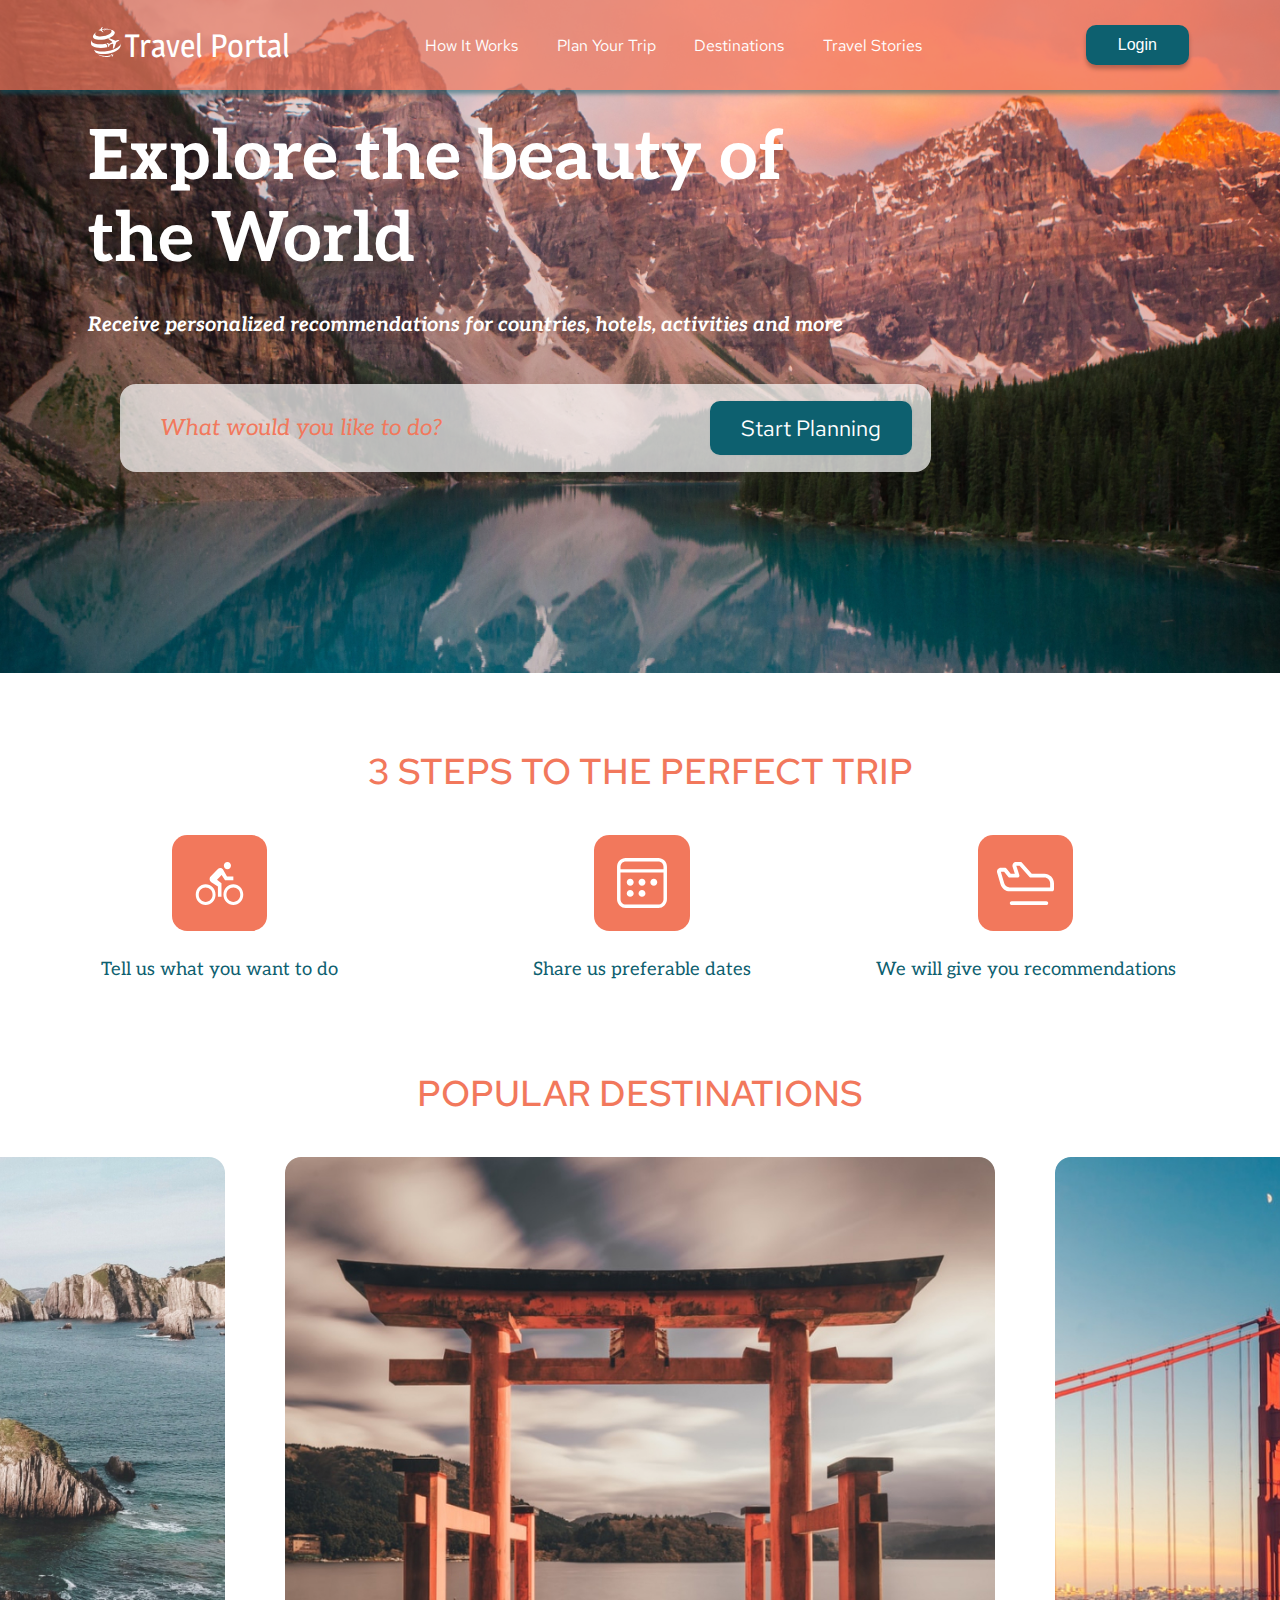
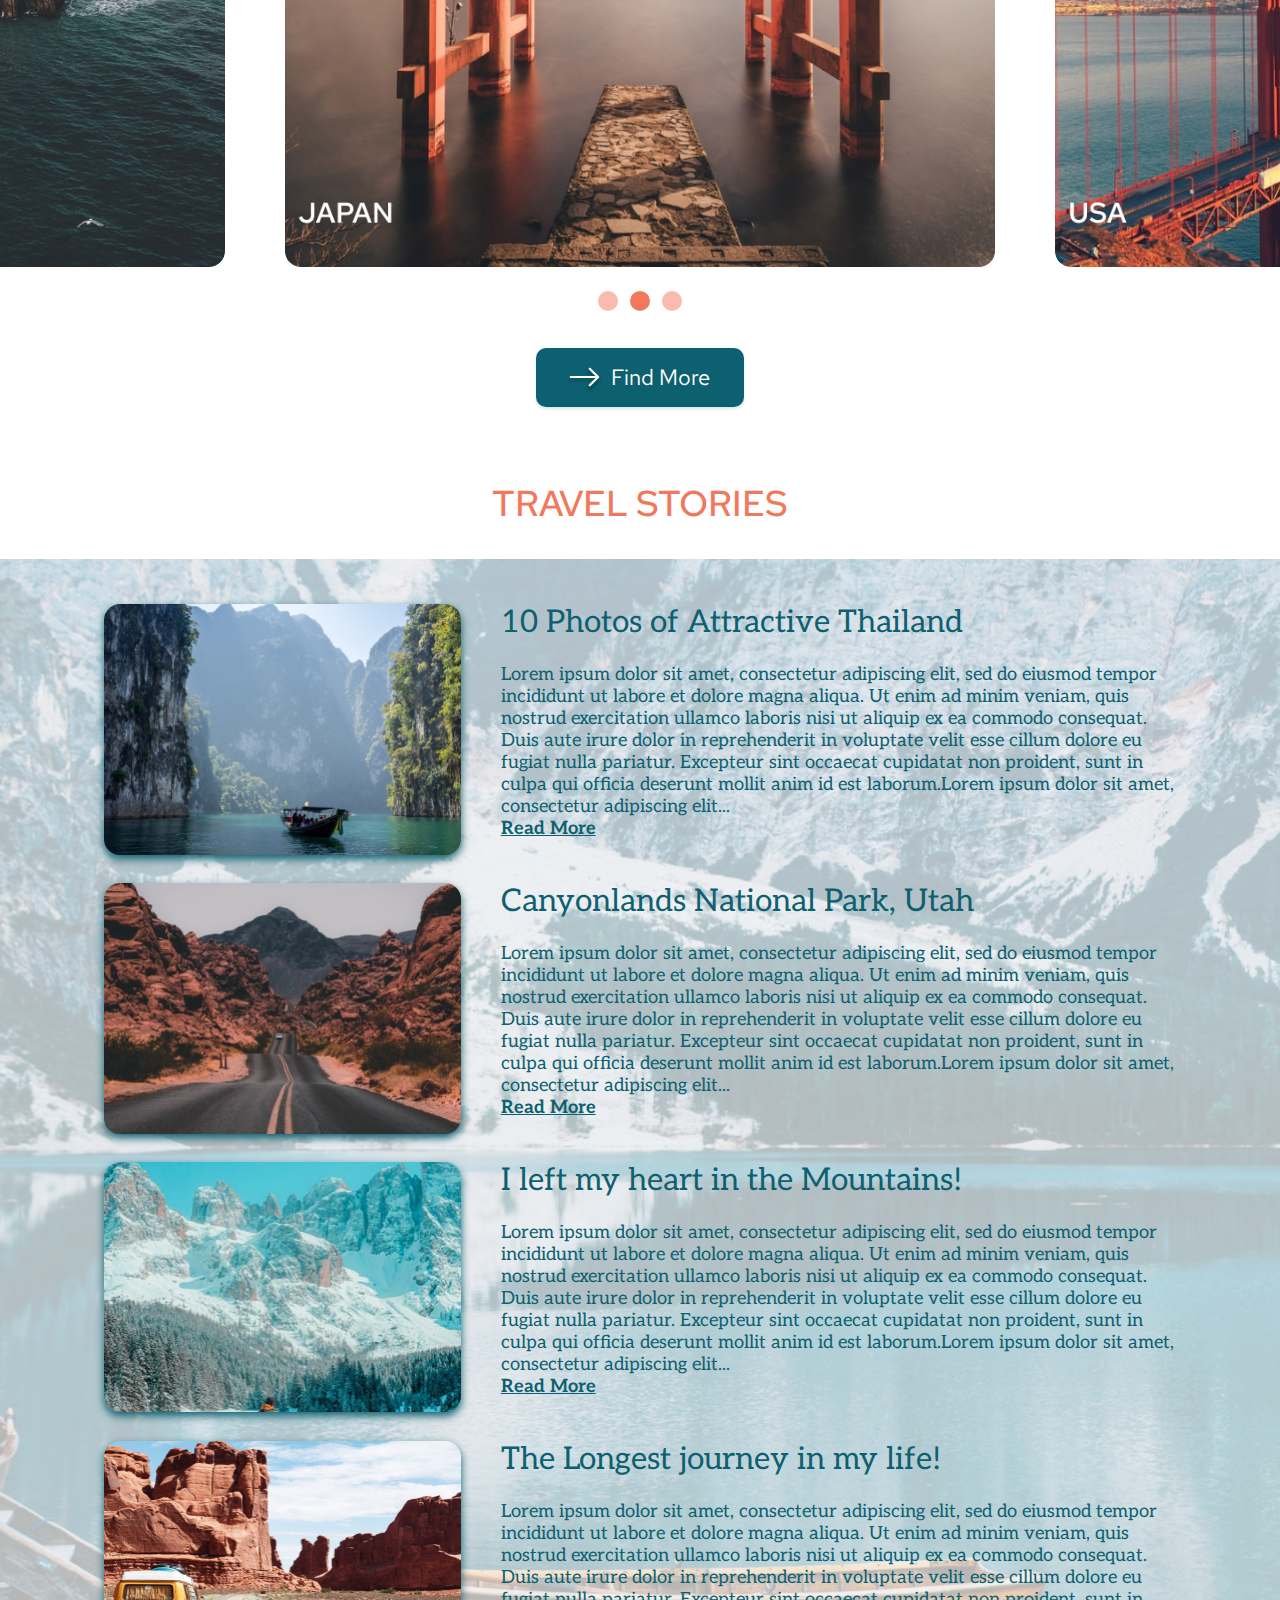
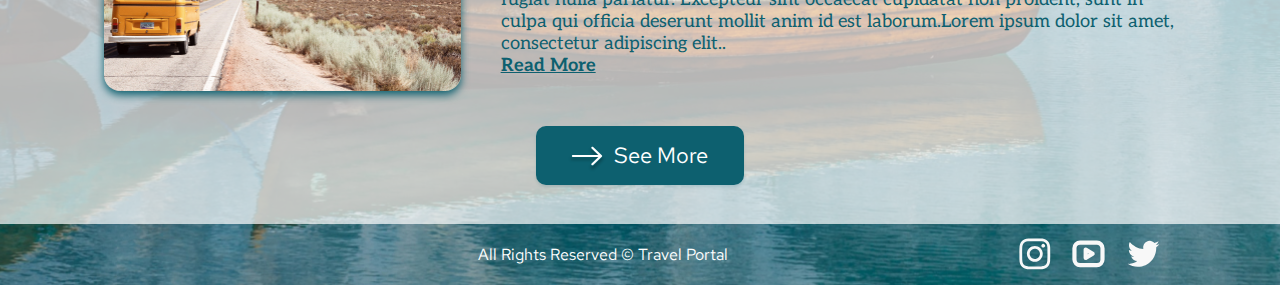
<file: index.html>
<!--
  "l-" in class names means "layout".
  "js-" means no CSS styles. Used only for JavaScript

  'mob' - mobile
  'btn' - button
-->

<!DOCTYPE html>
<html lang="en">
  <head>
    <meta charset="UTF-8">
    <meta http-equiv="X-UA-Compatible" content="IE=edge">
    <meta name="viewport" content="width=device-width, initial-scale=1.0">
    <title>Travel Project</title>
    <link rel="icon" type="image/x-icon" href="assets/img/favicon0.ico">
    <link rel="stylesheet" href="style.css">
    <link rel="preconnect" href="https://fonts.googleapis.com">
    <link rel="preconnect" href="https://fonts.gstatic.com" crossorigin>
    <link href="https://fonts.googleapis.com/css2?family=Aleo:ital,wght@0,400;0,700;1,400;1,700&family=Magra:wght@700&family=Red+Hat+Text:wght@300;500&display=swap" rel="stylesheet">
  </head>
  <body>
    <!-- The indicator tells JS that the media query is applied and eliminats the need to specify the screen width in JS -->
    <div class="js-media-query-indicator"></div>

    <div class="overlay is-hidden"></div>

    <div class="popup popup--login js-login-popup is-hidden">
      <h3 class="popup__heading">Log in to your account</h3>
      <button class="popup__button popup__button--facebook" type="button">Sign In with Facebook</button>
      <button class="popup__button popup__button--google" type="button">Sign In with Google</button>
      <div class="popup__divider-with-words">
        <div></div>
        <span>or</span>
        <div></div>
      </div>
      <div class="l-popup__data-container">
        <form class="js-input-form" action="#">
          <div class="l-popup__input-container">
            <label class="popup__label" for="email">E-mail</label>
            <input class="popup__input js-input-field" type="email" name="email" required>
          </div>
          <div class="l-popup__input-container">
            <label class="popup__label" for="password">Password</label>
            <input class="popup__input js-input-field" type="password" name="password" required>
          </div>
          <input class="popup__button js-submit-button" type="submit" value="Sign In">
        </form>
        <p class="popup__question">
          <a class="popup__link" href="#">Forgot Your Password?</a>
        </p>
        <hr class="popup__divider">
        <p class="popup__question">Don’t have an account?<a class="popup__link js-register-button" href="#"> Register</a></p>
      </div>
    </div>

    <div class="popup popup--signup js-signup-popup is-hidden">
      <h3 class="popup__heading">Create account</h3>
      <div class="l-popup__data-container">
        <form class="js-input-form" action="#">
          <div class="l-popup__input-container">
            <label class="popup__label" for="email">E-mail</label>
            <input class="popup__input js-input-field" type="email" name="email" required>
          </div>
          <div class="l-popup__input-container">
            <label class="popup__label" for="password">Password</label>
            <input class="popup__input js-input-field" type="password" name="password" required>
          </div>
          <input class="popup__button js-submit-button" type="submit" value="Sign Up">
        </form>
        <hr class="popup__divider">
        <p class="popup__question">Already have an account?<a class="popup__link js-login-button" href="#"> Log in</a></p>
      </div>
    </div>

    <div class="header-bg-container">
      <header class="header">
        <div class="logo">
          <img class="logo__img" src="assets/svg/logo.svg" alt="logo">
          <span class="logo__text">Travel Portal</span>
        </div>
        <div class="burger-btn">
          <div></div>
        </div>
        <nav class="nav">
          <ul class="nav__list">
            <li class="nav__item"><a class="nav__link" href="#preview">How It Works</a></li>
            <li class="nav__item"><a class="nav__link" href="#steps">Plan Your Trip</a></li>
            <li class="nav__item"><a class="nav__link" href="#destinations">Destinations</a></li>
            <li class="nav__item"><a class="nav__link" href="#stories">Travel Stories</a></li>
          </ul>
        </nav>
        <button class="btn btn--login js-login-button" type="button">Login</button>
        <!-- FROM MDN: If your buttons are not for submitting form data to a server, be sure to set their type attribute to button.
          Otherwise they will try to submit form data and to load the (nonexistent) response, possibly destroying
          the current state of the document. -->
      </header>
        <section id="preview" class="preview">
          <div class="container">
            <h1 class="preview__title">Explore the beauty of <br> the World</h1>
            <p class="preview__text">Receive personalized recommendations for countries, hotels, activities and more</p>
            <form class="search-form">
              <input class="search-form__placeholder" type="text" placeholder="What would you like to do?">
              <button class="btn btn_search-form" type="button">Start Planning</button>
            </form>
          </div>
        </section>
        <nav class="nav-mobile js-nav-mobile">
          <div class="nav-mobile__close-btn"></div>
          <ul class="nav-mobile__list">
            <li class="nav-mobile__item"><a class="nav-mobile__link" href="#preview">How It Works</a></li>
            <li class="nav-mobile__item"><a class="nav-mobile__link" href="#steps">Plan Your Trip</a></li>
            <li class="nav-mobile__item"><a class="nav-mobile__link" href="#destinations">Destinations</a></li>
            <li class="nav-mobile__item"><a class="nav-mobile__link" href="#stories">Travel Stories</a></li>
            <li class="nav-mobile__item"><a class="nav-mobile__link js-login-button" href="#">Account</a></li>
            <li class="nav-mobile__item"><a class="nav-mobile__link" href="#footer">Social Media</a></li>
          </ul>
        </nav>
      </div>
      <main>
      <section id="steps" class="steps">
        <h2 class="steps__heading">3 steps to the perfect trip</h2>
        <div class="steps-wrapper">
          <div class="steps__item">
            <img class="steps__img steps__img--mobile" src="assets/svg/bike_mobile.svg" alt="bike">
            <img class="steps__img steps__img--desktop" src="assets/svg/bike_desktop.svg" alt="bike">
            <p class="steps__text" >Tell us what you want to do</p>
          </div>
          <div class="steps__item">
            <img class="steps__img steps__img--mobile" src="assets/svg/calendar_mobile.svg" alt="calendar">
            <img class="steps__img steps__img--desktop" src="assets/svg/calendar_desktop.svg" alt="calendar">
            <p class="steps__text" >Share us preferable dates </p>
          </div>
          <div class="steps__item">
            <img class="steps__img steps__img--mobile" src="assets/svg/plane_mobile.svg" alt="plane">
            <img class="steps__img steps__img--desktop" src="assets/svg/plane_desktop.svg" alt="plane">
            <p class="steps__text" >We will give you recommendations</p>
          </div>
        </div>
      </section>
      <section id="destinations" class="destinations">
        <h2 class="destinations__heading">Popular Destinations</h2>
        <div class="carousel">
          <ul class="carousel__slides-list">
            <li class="carousel__slide js-current-slide js-spain">
              <img class="carousel__img carousel__img--mobile" src="assets/img/spain_mobile.jpg" alt="spain">
              <img class="carousel__img carousel__img--desktop" src="assets/img/spain_desktop.jpg" alt="spain">
            </li>
            <li class="carousel__slide js-japan">
              <img class="carousel__img carousel__img--mobile" src="assets/img/japan_mobile.jpg" alt="japan">
              <img class="carousel__img carousel__img--desktop" src="assets/img/japan_desktop.jpg" alt="japan">
            </li>
            <li class="carousel__slide js-usa">
              <img class="carousel__img carousel__img--mobile" src="assets/img/usa_mobile.jpg" alt="usa">
              <img class="carousel__img carousel__img--desktop" src="assets/img/usa_desktop.jpg" alt="usa">
            </li>
          </ul>
          <button class="carousel__btn carousel__btn--left is-hidden" type="button">
            <img src="assets/svg/arrow-left.svg" alt="left arrow">
          </button>
          <button class="carousel__btn carousel__btn--right" type="button">
            <img src="assets/svg/arrow-right.svg" alt="right arrow">
          </button>
          <div class="carousel__nav carousel__nav--mobile">
            <span class="carousel__dot current-dot"></span>
            <span class="carousel__dot"></span>
            <span class="carousel__dot"></span>
          </div>
        </div>
        <div class="carousel__nav carousel__nav--desktop">
          <span class="carousel__dot current-dot"></span>
          <span class="carousel__dot"></span>
          <span class="carousel__dot"></span>
        </div>
        <button class="destinations__btn btn" type="button">
          <img class="destinations__btn-arrow" src="assets/svg/arrow.svg" alt="arrow">
          <span class="destinations__btn-text">Find More</span>
        </button>
      </section>
      <h2 id="stories" class="stories__heading">Travel Stories</h2>
    </main>
    <div class="l-bottom-bg-container">
      <section class="stories">
        <h2 class="is-hidden">Header for validator</h2>
        <div class="l-stories-container">
          <article class="stories__item">
            <div class="l-stories__img-wrapper">
              <img class="stories__img stories__img--mobile" src="assets/img/cliffs_mobile.jpg" alt="cliffs">
              <img class="stories__img stories__img--desktop" src="assets/img/cliffs_desktop.jpg" alt="cliffs">
            </div>
            <div class="l-stories__description">
              <h3 class="stories__sub-heading">10 Photos of Attractive Thailand</h3>
              <p class="stories__text-wrapper">
                <span class="stories__text storeis__text--trancated">Lorem ipsum dolor sit amet, consectetur adipiscing elit, sed do eiusmod tempor incididunt ut labore et dolore magna aliqua. Ut enim ad minim veniam, quis nostrud exercitation ullamco laboris nisi ut aliquip ex ea commodo consequat. Duis aute irure dolor in reprehenderit in voluptate velit esse cillum dolore eu fugiat nulla pariatur. Excepteur sint occaecat cupidatat non proident, sunt in culpa qui officia deserunt mollit anim id est laborum.Lorem ipsum dolor sit amet, consectetur adipiscing elit...</span>
                <a class="stories__link" href="#">Read More</a>
              </p>
            </div>
          </article>
          <article class="stories__item">
            <div class="l-stories__img-wrapper">
              <img class="stories__img stories__img--mobile" src="assets/img/road_mobile.jpg" alt="road">
              <img class="stories__img stories__img--desktop" src="assets/img/road_desktop.jpg" alt="road">
            </div>
            <div class="l-stories__description">
              <h3 class="stories__sub-heading">Canyonlands National Park, Utah</h3>
              <p class="stories__text-wrapper">
                <span class="stories__text storeis__text--trancated">Lorem ipsum dolor sit amet, consectetur adipiscing elit, sed do eiusmod tempor incididunt ut labore et dolore magna aliqua. Ut enim ad minim veniam, quis nostrud exercitation ullamco laboris nisi ut aliquip ex ea commodo consequat. Duis aute irure dolor in reprehenderit in voluptate velit esse cillum dolore eu fugiat nulla pariatur. Excepteur sint occaecat cupidatat non proident, sunt in culpa qui officia deserunt mollit anim id est laborum.Lorem ipsum dolor sit amet, consectetur adipiscing elit...</span>
                <a class="stories__link" href="#">Read More</a>
              </p>
            </div>
          </article>
          <article class="stories__item">
            <div class="l-stories__img-wrapper">
              <img class="stories__img stories__img--mobile" src="assets/img/mountain_mobile.jpg" alt="mountain">
              <img class="stories__img stories__img--desktop" src="assets/img/mountain_desktop.jpg" alt="mountain">
            </div>
            <div class="l-stories__description">
              <h3 class="stories__sub-heading">I left my heart in the Mountains!</h3>
              <p class="stories__text-wrapper">
                <span class="stories__text storeis__text--trancated">Lorem ipsum dolor sit amet, consectetur adipiscing elit, sed do eiusmod tempor incididunt ut labore et dolore magna aliqua. Ut enim ad minim veniam, quis nostrud exercitation ullamco laboris nisi ut aliquip ex ea commodo consequat. Duis aute irure dolor in reprehenderit in voluptate velit esse cillum dolore eu fugiat nulla pariatur. Excepteur sint occaecat cupidatat non proident, sunt in culpa qui officia deserunt mollit anim id est laborum.Lorem ipsum dolor sit amet, consectetur adipiscing elit...</span>
                <a class="stories__link" href="#">Read More</a>
              </p>
            </div>
          </article>
          <article class="stories__item">
            <div class="l-stories__img-wrapper">
              <img class="stories__img stories__img--mobile" src="assets/img/bus_mobile.jpg" alt="bus">
              <img class="stories__img stories__img--desktop" src="assets/img/bus_desktop.jpg" alt="bus">
            </div>
            <div class="l-stories__description">
              <h3 class="stories__sub-heading">The Longest journey in my life!</h3>
              <p class="stories__text-wrapper">
                <span class="stories__text storeis__text--trancated">Lorem ipsum dolor sit amet, consectetur adipiscing elit, sed do eiusmod tempor incididunt ut labore et dolore magna aliqua. Ut enim ad minim veniam, quis nostrud exercitation ullamco laboris nisi ut aliquip ex ea commodo consequat. Duis aute irure dolor in reprehenderit in voluptate velit esse cillum dolore eu fugiat nulla pariatur. Excepteur sint occaecat cupidatat non proident, sunt in culpa qui officia deserunt mollit anim id est laborum.Lorem ipsum dolor sit amet, consectetur adipiscing elit..</span>
                <a class="stories__link" href="#">Read More</a>
              </p>
            </div>
          </article>
          <button class="stories__btn btn" type="button">
            <img class="stories__btn-arrow" src="assets/svg/arrow.svg" alt="arrow">
            <span  class="stories__btn-text">See More</span>
          </button>
        </div>
      </section>
      <footer  id="footer" class="footer">
        <div class="footer-wrap">
          <p class="footer__text">All Rights Reserved © Travel Portal</p>
          <ul class="footer__list">
            <li class="footer__item">
              <a href="https://www.instagram.com/mark_pribylnov/" target="_blank">
                <img src="assets/svg/instagram.svg" alt="instagram">
              </a>
            </li>
            <li class="footer__item">
              <a href="https://github.com/mark-pribylnov" target="_blank">
                <img src="assets/svg/youtube.svg" alt="youtube">
              </a>
            </li>
            <li class="footer__item">
              <a href="https://rs.school/js-stage0/" target="_blank">
                <img src="assets/svg/twitter.svg" alt="twitter">
              </a>
            </li>
          </ul>
        </div>
      </footer>
    </div>
    <script src="clamp.js"></script>
    <script src="script.js"></script>
  </body>
</html>
</file>
<file: style.css>
/* --- --- GENERAL STYLES --- --- */



:root {
  font-size: 62.5%;
  /* Equals to 10px and it's scalable */

  --ff-body: 'Aleo', serif;
  --ff-heading-and-buttons: 'Red Hat Text', sans-serif;
  --ff-logo: 'Magra', sans-serif;



  /* Mobile and desktop font sizes */

  --fs-popup-heading: clamp(1.6rem, calc(3.2rem - calc(calc(1440px - 100vw) / calc(calc(1440 - 390) / calc(32 - 16)))), 3.2rem);
  --fs-popup-label: clamp(1.2rem, calc(1.6rem - calc(calc(1440px - 100vw) / calc(calc(1440 - 390) / calc(16 - 12)))), 1.6rem);
  --fs-popup-input: clamp(1.2rem, calc(1.6rem - calc(calc(1440px - 100vw) / calc(calc(1440 - 390) / calc(16 - 12)))), 1.6rem);
  --fs-popup-question: clamp(1.2rem, calc(1.5rem - calc(calc(1440px - 100vw) / calc(calc(1440 - 390) / calc(15 - 12)))), 1.5rem);
  --fs-popup-button: clamp(1.2rem, calc(2rem - calc(calc(1440px - 100vw) / calc(calc(1440 - 390) / calc(20 - 12)))), 2rem);
  --fs-popup-divider: clamp(1.2rem, calc(2rem - calc(calc(1440px - 100vw) / calc(calc(1440 - 390) / calc(20 - 12)))), 2rem);
  --fs-popup-link: clamp(1.2rem, calc(1.5rem - calc(calc(1440px - 100vw) / calc(calc(1440 - 390) / calc(15 - 12)))), 1.5rem);
  --fs-search-form-placeholder: clamp(1.4rem, calc(2.4rem - calc(calc(1440px - 100vw) / calc(calc(1440 - 390) / calc(24 - 14)))), 2.4rem);
  --fs-sections-heading: clamp(1.4rem, calc(4rem - calc(calc(1440px - 100vw) / calc(calc(1440 - 390) / calc(40 - 14)))), 4rem);
  --fs-buttons: clamp(1.1rem, calc(2.4rem - calc(calc(1440px - 100vw) / calc(calc(1440 - 390) / calc(24 - 11)))), 2.4rem);
  --fs-stories-sub-heading: clamp(1.1rem, calc(3.5rem - calc(calc(1440px - 100vw) / calc(calc(1440 - 390) / calc(35 - 11)))), 3.5rem);
  --fs-steps-text: clamp(1rem, calc(2rem - calc(calc(1440px - 100vw) / calc(calc(1440 - 390) / calc(20 - 10)))), 2rem);
  --fs-stories-text: clamp(0.9rem, calc(2rem - calc(calc(1440px - 100vw) / calc(calc(1440 - 390) / calc(20 - 9)))), 2rem);


  /* Desktop font sizes only */
  --fs-preview-title: clamp(4rem, calc(8rem - calc(calc(1440px - 100vw) / calc(calc(1440 - 860) / calc(80 - 40)))), 8rem);
  --fs-logo: 3.2rem;
  --fs-preview-text: 2rem;
  --fs-nav: 1.6rem;
  --fs-login-button: 1.6rem;
  --fs-copyrights: 1.6rem;

   /* Here's the explanation of the formula for linear changing size for anything: font-size, padding, width and so on.
  For example: If padding at 1440px is 120px and at 390px is 30px you don't even need a media query.

  Let's consider responsive font size:
  clamp(A1, calc(B1 - calc(calc(MaxV1 - 100vw) / calc(calc(MaxV2 - MinV) / calc(B2 - A2)))), B1)

  A1 - min font-size with units (1rem)
  B1 - max font-size with units (2rem)
  MaxV1 - max viewport size of the layout in px with units (1440px)
  MaxV2 - max viewport size of the layout in px without units (1440)
  MinV - min viewport size of the layout in px without units (290)
  B2 - max font-size in px without units (20) (2rem with root font-size 62.5% = 20px)
  A2 - min font-size in px without units (10)

  For more detailed exlanations see script.js file in the end
  */

}

html {
  scroll-behavior: smooth;
}

body {
  position: relative;
  margin: 0 auto;
  max-width: 1440px;
  font-size: 1.6rem;
  font-family: var(--ff-heading-and-buttons); /* Most of the elements use this font-family */
  color: #fff;
}

*, *::before, *::after {
  box-sizing: border-box;
}

img {
  max-width: 100%;
  /* Prevent images from stretching more than their actual size */
}

a {
  text-decoration: none;
}

h1 {
  margin: 0;
}



/* --- --- BUTTONS --- --- */





.btn {
  position: relative;
  z-index: 0;
  overflow: hidden;
  border-radius: 1rem;
  border: none;
  font-size: var(--fs-buttons);
  color: #ffffff;
  background-color: #0D606F;
  transition: all .35s;
  box-shadow: 0 0.2rem 0.3rem rgba(13, 96, 111, 0.16);
  cursor: pointer;
}



/* Login button */

.btn--login {
  font-size: 1.6rem;
  padding: 0.7em 2em;
  box-shadow: 0 0.4rem 0.4rem 0 rgba(0, 0, 0, 0.25);
  display: none;
}



/* Burger button */

.burger-btn {
  width: 2.6rem;
  transform: translateY(-0.3rem);
  cursor: pointer;
}

.burger-btn:before,
.burger-btn:after,
.burger-btn div {
  background: #fff;
  content: "";
  display: block;
  height: 0.25rem;
  border-radius: 0.25rem;
  margin: 0.4rem 0;
}



/* Mobile menu button */

.nav-mobile__close-btn {
  position: relative;
  left: 11px;
  width: 21px;
  height: 21px;
  opacity: 0.4;
}

.nav-mobile__close-btn:hover {
  opacity: 1;
}

.nav-mobile__close-btn:before, .nav-mobile__close-btn:after {
  position: absolute;
  left: 11px;
  content: ' ';
  height: 21px;
  width: 2px;
  background-color: #000000;
}

.nav-mobile__close-btn:before {
  transform: rotate(45deg);
}

.nav-mobile__close-btn:after {
  transform: rotate(-45deg);
}


/* Search form button */

.btn_search-form {
  padding: 0.75em 0.85em;
  margin-right: -0.45em;
  box-shadow: 0 0 0.3rem rgba(13, 96, 111, 0.08);
  font-family: var(--ff-heading-and-buttons);
}


/* Carousel buttons */

.carousel__btn {
  background: none;
  border: none;
  padding: 0;
  position: absolute;
  top: 43%;
  cursor: pointer;
}

.carousel__btn:hover {
  opacity: 0.7;
}

.carousel__btn--left {
  left: 1%;
}
.carousel__btn--right {
  right: 1%;
}


/* Destinations section button */

.destinations__btn {
  display: flex;
  justify-content: center;
  align-items: center;
  padding: 0.73em 0em;
  font-size: var(--fs-buttons);
  margin: 0.88em auto;
  font-family: var(--ff-heading-and-buttons);
  width: clamp(92px, calc(228px - calc(calc(1440px - 100vw) / calc(calc(1440 - 390) / calc(228 - 92)))), 228px);
  max-height: 59px;
}

.destinations__btn-arrow {
  width: clamp(10px, calc(42px - calc(calc(1440px - 100vw) / calc(calc(1440 - 390) / calc(42 - 10)))), 42px);
  margin-right: 6px;
}

@media screen and (min-width: 860px) {
  .destinations__btn {
    margin-top: 1.68em;
  }

  .destinations__btn-arrow {
    margin-right: 8px;
    margin-left: -4px;
  }
}


/* Stories section button */


.stories__btn {
  display: flex;
  justify-content: center;
  align-items: center;
  padding: 0.73em 0em;
  font-size: var(--fs-buttons);
  margin: 0.38em auto 0;
  font-family: var(--ff-heading-and-buttons);
  width: clamp(92px, calc(228px - calc(calc(1440px - 100vw) / calc(calc(1440 - 390) / calc(228 - 92)))), 228px);
  max-height: 59px;
}

.stories__btn-arrow {
  width: clamp(10px, calc(42px - calc(calc(1440px - 100vw) / calc(calc(1440 - 390) / calc(42 - 10)))), 42px);
  margin-right: 6px;
}

@media screen and (min-width: 860px) {
  .stories__btn {
    margin: 1.48em auto 1.15em;
  }

  .stories__btn-arrow {
    margin-right: 8px;
    margin-left: -4px;
  }
}



/* Button animation */

.btn:hover {
  outline: 0.3em solid #0D606F;
}

.btn:before,
.btn:after {
  position: absolute;
  content: "";
  width: 100%;
  height: 100%;
  top: -100%;
  left: 0;
  background: #F2785C;
  z-index: -1;
  transition: all .2s;
  border-radius: 10px;
}

.btn:before{
  opacity: .5;
}

.btn:after{
  transition-delay: .2s;

}

.btn:hover:before,
.btn:hover:after{
  top: 0;
}





/* --- --- BLOCKS --- --- */


/* Popup */

.overlay {
  background-color: #000;
  position: fixed;
  opacity: 0.7;
  width: 100%;
  height: 100%;
  z-index: 1;
}

.popup {
  width: clamp(290px, calc(650px - calc(calc(1440px - 100vw) / calc(calc(1440 - 390) / calc(650 - 290)))), 650px);
  padding-inline: 2.7em 2.9em;
  background: linear-gradient(177.09deg, #FFFFFF 6.15%, #0D606F 202.69%);
  box-shadow: 0px 4px 4px rgba(0, 0, 0, 0.25);
  border-radius: 16px;
  padding-block: 1.5em 0.4em;
  position: fixed;
  z-index: 2;
  top: 50%;
  left: 50%;
  transform: translate(-50%, -50%);
  animation: showPopup 1s;
}

@keyframes showPopup {
  0% {
  opacity: 0;
  }
  100% {
  opacity: 1;
  }
}

.popup--login .l-popup__data-container {
  margin-top: 0;
}

.popup__heading {
  font-family: var(--ff-body);
  font-size: var(--fs-popup-heading);
  color: #0D606F;
  text-align: center;
  margin: 0 0.05em 0 0;
}

.l-popup__data-container {
  margin-top: 1.7em;
}

.l-popup__input-container {
  margin-top: 1.1em;
}

.popup__label {
  font-family: var(--ff-body);
  font-size: var(--fs-popup-label);
  color: #0D606F;
}

.popup__input {
  border: none;
  box-shadow: inset 0px 0px 3px rgba(13, 96, 111, 0.08), inset 0px 2px 3px rgba(13, 96, 111, 0.16);
  border-radius: 10px;
  display: block;
  width: 100%;
  padding-block: clamp(9px, calc(19px - calc(calc(1440px - 100vw) / calc(calc(1440 - 390) / calc(19 - 9)))), 19px);
  margin-top: 0.3em;
}

.popup__button {
  font-family: var(--ff-heading-and-buttons);
  font-size: var(--fs-popup-button);
  color: #fff;
  font-weight: 300;
  background-color: #0D606F;
  border: none;
  border-radius: 10px;
  box-shadow: 0px 0px 3px rgba(13, 96, 111, 0.08), 0px 2px 3px rgba(13, 96, 111, 0.16);
  display: block;
  width: 100%;
  padding-block: 0.69em;
  margin-top: 1.4em;
  transition: 0.2s;
  cursor: pointer;
}

.popup__button:hover {
  transform: scale(105%);
}

.popup__button--facebook {
  background-color: #1877F2;
  letter-spacing: 0.3px;
  padding-block: 0.66em;
  margin-top: 1.45em;
}

.popup__button--facebook::before {
  display: inline-block;
  content: '';
  width: 1.25em;
  height: 1.25em;
  background-image: url('./assets/svg/facebook_logo.svg');
  background-size: contain;
  background-repeat: no-repeat;
  background-position: center;
  vertical-align: middle;
  margin-right: 0.7em;
  margin-bottom: 0.21em;

}

.popup__button--google {
  color: #0D606F;
  background-color: #fff;
  letter-spacing: 0.3px;
  padding-right: 0.4em;
  padding-block: 0.76em 0.56em;
  margin-top: 0.95em;
}

.popup__button--google::before {
  display: inline-block;
  content: '';
  width: 1.25em;
  height: 1.25em;
  background-image: url('./assets/svg/google_logo.svg');
  background-size: contain;
  background-repeat: no-repeat;
  background-position: center;
  vertical-align: middle;
  margin-right: 0.7em;
  margin-bottom: 0.21em;

}

.popup__divider {
  font-family: var(--ff-body);
  font-size: var(--fs-popup-divider);
  color: rgba(13, 96, 111, 0.5);
  border: none;
  border-top: 1px solid rgba(13, 96, 111, 0.5);
  overflow: visible;
  text-align: center;
  height: 1px;
  margin-top: 1.25em;
}

.popup__divider-with-words {
  margin-top: 2.1em;
  font-family: var(--ff-body);
  font-size: var(--fs-popup-divider);
  color: rgba(13, 96, 111, 0.5);
  display: flex;
  align-items: center;
  height: 1px;
}

.popup__divider-with-words div {
  height: 1px;
  background-color: rgba(13, 96, 111, 0.5);
  display: block;
  width: 100%;
}

.popup__divider-with-words span {
  margin-inline: 0.5em;
}


.popup__question {
  font-family: var(--ff-body);
  font-size: var(--fs-popup-question);
  color: rgba(13, 96, 111, 0.5);
  text-align: center;
  margin-top: 1.4em;
  padding-left: 0.55em;
  letter-spacing: 0.15px;
}

.popup--login .popup__question {
  margin-top: 0.8em;
  padding-left: 0;
}

.popup--login .popup__question:last-child {
  margin-top: 1.4em;
}

.popup__link {
  font-family: var(--ff-body);
  font-size: var(--fs-popup-link);
  font-weight: bold;
  text-decoration: underline;
  color: #0D606F;
}



/* Mobile menu */

.header-bg-container {
  overflow: hidden;
  position: relative;
}  /* Hide mobile menu */

.nav-mobile {
  position: absolute;
  right: 0;
  top: 0;
  width: 42%;
  max-width: 165px;
  padding: 0.7em 1em 1.5em 0;
  display: flex;
  flex-direction: column;
  gap: 0.3em;
  border-radius: 0.6em;
  background: #F2785C;
  box-shadow: 0px 4px 3px rgba(13, 96, 111, 0.25);
  transform: translateX(100%);
  transition: transform 0.2s;
  font-size: var(--fs-mobile-menu);
}

.nav-mobile--open {
  transform: translateX(0);
}

.nav-mobile__list {
  text-align: right;
  margin: 0;
  padding: 0;
  list-style: none;
  line-height: 1.95;
}

.nav-mobile__link {
  color: #fff;
  text-decoration: none;
}



/* Desktop menu (except header)*/

/* These header styles used for mobile viewport. To make a desktop header, tyles defined within media queries are applied. */
.header {
  display: flex;
  justify-content: space-between;
  align-items: center;
  padding: 2.8em 1.5em 0 1em;
}

.logo__text {
  font-family: var(--ff-logo);
  font-size: var(--fs-logo);
}

.nav__list {
  list-style: none;
  padding: 0 1.8em 0 0;
}

.nav__item {
  display: inline;
}

.nav__item + .nav__item {
  margin-left: clamp(2rem, calc(4rem - calc(calc(1440px - 100vw) / calc(calc(1440 - 860) / calc(40 - 20)))), 4rem)
}

.nav__link {
  color: #fff;
  transition: color .3s ease-in-out, box-shadow .3s ease-in-out;
}

.nav__link:hover {
  box-shadow: inset 7em 0 0 0 #0D606F;
}

.logo__text {
  display: none;
}

.nav {
  display: none;
}




/* Search form */

.search-form {
  display: flex;
  justify-content: space-between;
  align-items: center;
  background: rgba(255, 255, 255, 0.7);
  border-radius: 1em;
  padding: 0.53em 0.85em;
  margin: 3.9em auto 0;
  width: clamp(360px, calc(892px - calc(calc(1440px - 100vw) / calc(calc(1440 - 390) / calc(892 - 360)))), 892px);
}

/* Prevent overflowing at 320px - 390px */
@media screen and (max-width: 390px) {
  .search-form {
    width: 92%;
  }
}



.search-form__placeholder {
  background: none;
  border: none;
  width: 65%;
  color: #F2785C;
  font-family: var(--ff-body);
  font-size: var(--fs-search-form-placeholder);
  font-style: italic;
}

.search-form__placeholder:focus-visible {
  outline: none;
}

.search-form__placeholder::placeholder {
  color: #F2785C;
  font-style: italic;
}

.search-form__placeholder:focus::placeholder {
  color: transparent;
}





/* --- --- SECTION 1. Preview --- --- */





.header-bg-container {
  background-image: url(assets/img/2nd_bg_layer.png) ,url(assets/img/mobile_bg.png);
  background-position: center 70%;
  background-size: cover;
}

.preview-container {
  padding-inline: clamp(15px, calc(120px - calc(calc(1440px - 100vw) / calc(calc(1440 - 910) / calc(120 - 15)))), 120px);
}

.preview {
  padding-bottom: 3.8em;
}

.preview__title {
  font-size: var(--fs-preview-title);
  padding-inline: clamp(15px, calc(120px - calc(calc(1440px - 100vw) / calc(calc(1440 - 910) / calc(120 - 15)))), 120px);
  font-family: var(--ff-body);
  margin-top: 0.38em;
  display: none;
}

.preview__text {
  font-size: var(--fs-preview-text);
  margin-top: 1.6em;
  padding-inline: clamp(15px, calc(120px - calc(calc(1440px - 100vw) / calc(calc(1440 - 910) / calc(120 - 15)))), 120px);
  font-family: var(--ff-body);
  font-style: italic;
  font-weight: bold;
  display: none;
}




/* --- --- SECTION 2. Steps --- --- */





.steps__heading {
  text-transform: uppercase;
  font-size: var(--fs-sections-heading);
  font-weight: 500;
  text-align: center;
  margin-top: 1.35em;
  color: #F2785C;
}

.steps-wrapper {
  display: flex;
  justify-content: space-between;
  padding-inline: clamp(15px, calc(132px - calc(calc(1440px - 100vw) / calc(calc(1440 - 390) / calc(132 - 15)))), 132px);
  margin-top: 1.40em;
  color: #0D606F;
}

.steps__item:nth-child(1) {
  width: 27%;
}

.steps__item:nth-child(2) {
  width: 43%;
  margin-right: -0.65em;
  display: flex;
  gap: 0.25em;
  flex-direction: column;
  align-items: center;
}

.steps__item:nth-child(3) {
  width: 30%;
  display: flex;
  flex-direction: column;
  align-items: flex-end;
  justify-content: space-between;
  text-align: right;
}

.steps__img {
  width: clamp(70px, calc(100px - calc(calc(1440px - 100vw) / calc(calc(1440 - 390) / calc(100 - 70)))), 100px);
}

.steps__img--desktop {
  display: none;
}

.steps__text {
  font-size: var(--fs-steps-text);
  font-family: var(--ff-body);
  margin-top: 1.45em;
}





/* --- --- SECTION 3. Destinations --- --- */





.destinations__heading {
  text-transform: uppercase;
  font-size: var(--fs-sections-heading);
  font-weight: 500;
  text-align: center;
  color: #F2785C;
  margin-top: 0.65em;
  margin-bottom: 1.45em;
}



/* Carousel */

.carousel {
  position: relative;
  width: 92%;
  max-width: 360px;
  margin: 0 auto;
  overflow: hidden;
  border-radius: 1em;
}


.carousel__slides-list {
  padding: 0;
  margin: 0;
  list-style: none;
  min-height: 210px;
  transition: transform 500ms ease-in;
}

.carousel__slide {
  position: absolute;
  top: 0;
  bottom: 0;
}

.carousel__img {
  height: 100%;
  max-width: none;
  object-fit: cover;
}

.carousel__img--desktop {
  display: none;
}

.carousel__nav--mobile {
  position: absolute;
  bottom: 3%;
  left: 45%;
}

.carousel__nav--desktop {
  display: none;
  margin-top: 1.5em;
  justify-content: center;
  gap: 10px;
}

.carousel__dot {
  width: 8px;
  height: 8px;
  border: none;
  border-radius: 50%;
  background-color: #F2785C;
  display:inline-block;
  opacity: 0.5;
}

.carousel__dot + .carousel__dot {
  margin-left: 0.125em;
}

.carousel__dot:hover {
  opacity: 1;
  cursor: pointer;
}

.current-dot {
  opacity: 1;
}


@media screen and (min-width: 860px) {
  .carousel__img--desktop {
    display: inline;
    border-radius: 16px;
  }
  .carousel__img--mobile {
    display: none;
  }

  .carousel {
    max-width: 1440px;
    width: 100%;
    border-radius: 0;
  }

  .carousel__slides-list {
    min-height: clamp(210px, calc(800px - calc(calc(1440px - 100vw) / calc(calc(1440 - 390) / calc(800 - 210)))), 800px);
  }

  .carousel__btn {
    display: none;
  }


  .carousel__nav--desktop {
    display: flex;
  }

  .carousel__nav--mobile {
    display: none;
  }

  .carousel__dot {
    width: 20px;
    height: 20px;
    margin-left: 0;
  }
}



/* --- --- SECTION 4. Stories --- --- */





.l-bottom-bg-container {
  position: relative;
  background-image: url('assets/img/bottom_bg_moblie.jpg');
  background-position: center center;
  background-size: cover;
}


.bottom-bg-img-mobile {
  position: absolute;
  left: 0;
  top: 0;
  max-width: 100%;
  height: auto;
}

.l-stories-container {
  position: relative;
  background-color: rgb(255, 255, 255, 0.7);
  padding-bottom: 0.8em;
}

.stories__heading {
  text-transform: uppercase;
  font-size: var(--fs-sections-heading);
  font-weight: 500;
  text-align: center;
  color: #F2785C;
  margin-top: 1.4em;
  margin-bottom: 0.9em;
}

.stories__item {
  display: flex;
  justify-content: center;
  padding: 0.1em 0 0 0.95em;
  font-family: var(--ff-body);
  color: #0D606F;
  padding-inline: clamp(15px, calc(120px - calc(calc(1440px - 100vw) / calc(calc(1440 - 390) / calc(120 - 15)))), 120px);
}

.l-stories__img-wrapper {
  padding-top: 0.38em;
  margin-right: 10px;
  max-width: 44%;
}

.stories__img {
  border-radius: 16px;
  filter: drop-shadow(0px 4px 4px #0D606F);
}

.stories__img--desktop {
  display: none;
  object-fit: cover;
  height: 95%;
}

.l-stories__description {
  max-width: 54%;
}

.stories__text-wrapper {
  font-size: var(--fs-stories-text);
}

.stories__sub-heading {
  font-size: var(--fs-stories-sub-heading);
}

.stories__link {
  font-size: var(--fs-stories-text);
  text-decoration: underline;
  font-weight: bold;
  color: #0D606F;
}

.stories__link:visited {
  color: #0D606F
}





/* --- --- FOOTER --- --- */





.footer {
  min-height: 51px;
}

.footer__text {
  display: none;
}

.footer__list {
  list-style: none;
  display: flex;
  align-items: center;
  justify-content: center;
  padding: 0 0 0 11px;
  gap: 20px;
}

.footer__item{
  transition: 0.2s;
}

.footer__item:hover {
  transform: translateY(-0.6em);
}



/* Replace low-quality images with higher-resolution versions at their max size */
@media screen and (min-width: 391px) {
  .header-bg-container {
    background-image: url('./assets/img/bg.jpg');
  }

  .l-bottom-bg-container {
    background-image: url('./assets/img/bottom_bg.jpg');
  }

  .stories__img--mobile {
    display: none;
  }

  .stories__img--desktop {
    display: inline;
  }

}


/* Change width when you get to this point */
@media screen and (min-width: 860px) {

  .js-media-query-indicator {
    opacity: 0.1;
  }



/* --- --- SECTION 1. Preview --- --- */



  .preview {
    padding-bottom: clamp(60px, calc(255px - calc(calc(1440px - 100vw) / calc(calc(1440 - 860) / calc(255 - 60)))), 255px);
  }

  .header {
    background: rgba(242, 120, 92, 0.7);
    box-shadow: 0 0.25em 0.25em 0 rgba(13, 96, 111, 0.5);
    padding: 1.17em 7.5em 1.17em 7.6em;
    padding-inline: clamp(15px, calc(120px - calc(calc(1440px - 100vw) / calc(calc(1440 - 860) / calc(120 - 15)))), 120px); /* Responsive padding*/
    /* DON'T delete px on the left side and DON'T add units to the right side. Otherwise, the function isn't working */
  }

  .burger-btn {
    display: none;
  }

  .nav-mobile {
    display: none;
  }

  .nav {
    display: block;
  }

  .logo__text {
    display: inline;
  }

  .btn--login {
    display: block;
  }

  .preview__title {
    display: block;
  }

  .preview__text {
    display: block;
  }

  .search-form {
    padding-block: 1.1em;
    margin-top: 2.95em;
    margin-left: 7.5em;
    padding-left: 2.4em;
    padding-right: 1.8em;
  }


  .btn_search-form {
    padding: 0.55em 1.4em;
    margin-right: -0.45em;
    margin-top: 0;
  }




/* --- --- SECTION 2. Steps --- --- */




  .steps-wrapper {
    margin-top: 2.5em;
  }

  .steps__heading {
    margin-top: 2.05em;
  }
  .steps__text {
    margin-top: 1.25em;
  }

  .steps__item {
    display: flex;
    flex-direction: column;
    align-items: center;
    justify-content: space-between;
  }

  .steps__item:nth-child(1) {
    margin-left: -2.3em;
  }

  .steps__item:nth-child(2) {
    margin-right: -3.4em;
  }

  .steps__item:nth-child(3) {
    align-items: center;
    margin-right: -1.1em;
    text-align: center;
  }

  .steps__img {
    display: block;
  }

  .steps__img--mobile {
    display: none;
  }

  .steps__img--desktop {
    display: inline;
  }



  /* --- --- SECTION 3. Destinations --- --- */



  .destinations__heading {
    margin-top: 1.95em;
    margin-bottom: 1.11em;
  }



  /* --- --- SECTION 4. Stories --- --- */



  .l-stories-container {
    padding-top: 2.7em;
  }

  .stories__item {
    justify-content: start;
    margin-bottom: 1.5em;
  }

  .l-stories__img-wrapper {
    padding-top: 0;
    margin-right: 2.5em;
  }

  .stories__img--desktop{
    height: 99%;
  }

  .stories__heading {
    margin-top: 2em;
  }

  .l-stories__description {
    max-width: 63%;
  }

  .stories__text-wrapper {
    margin-top: 1.2em;
  }

  .stories__sub-heading {
    margin: 0;
    font-weight: 400;
  }



  /* --- --- FOOTER --- --- */



  .footer {
    min-height: 61px;
  }
  .footer-wrap {
    display: flex;
    justify-content: flex-end;
    padding-right: 7.5em;
  }

  .footer__list {
    margin-top: 0.6em;
    margin-bottom: 0;
  }

  .footer__text {
    display: block;
    margin-right: 24.1%;
    margin-top: 1.25em;
  }

}





/* Must be in the end to avoid overwriting */
.is-hidden {
  display: none;
}
</file>
